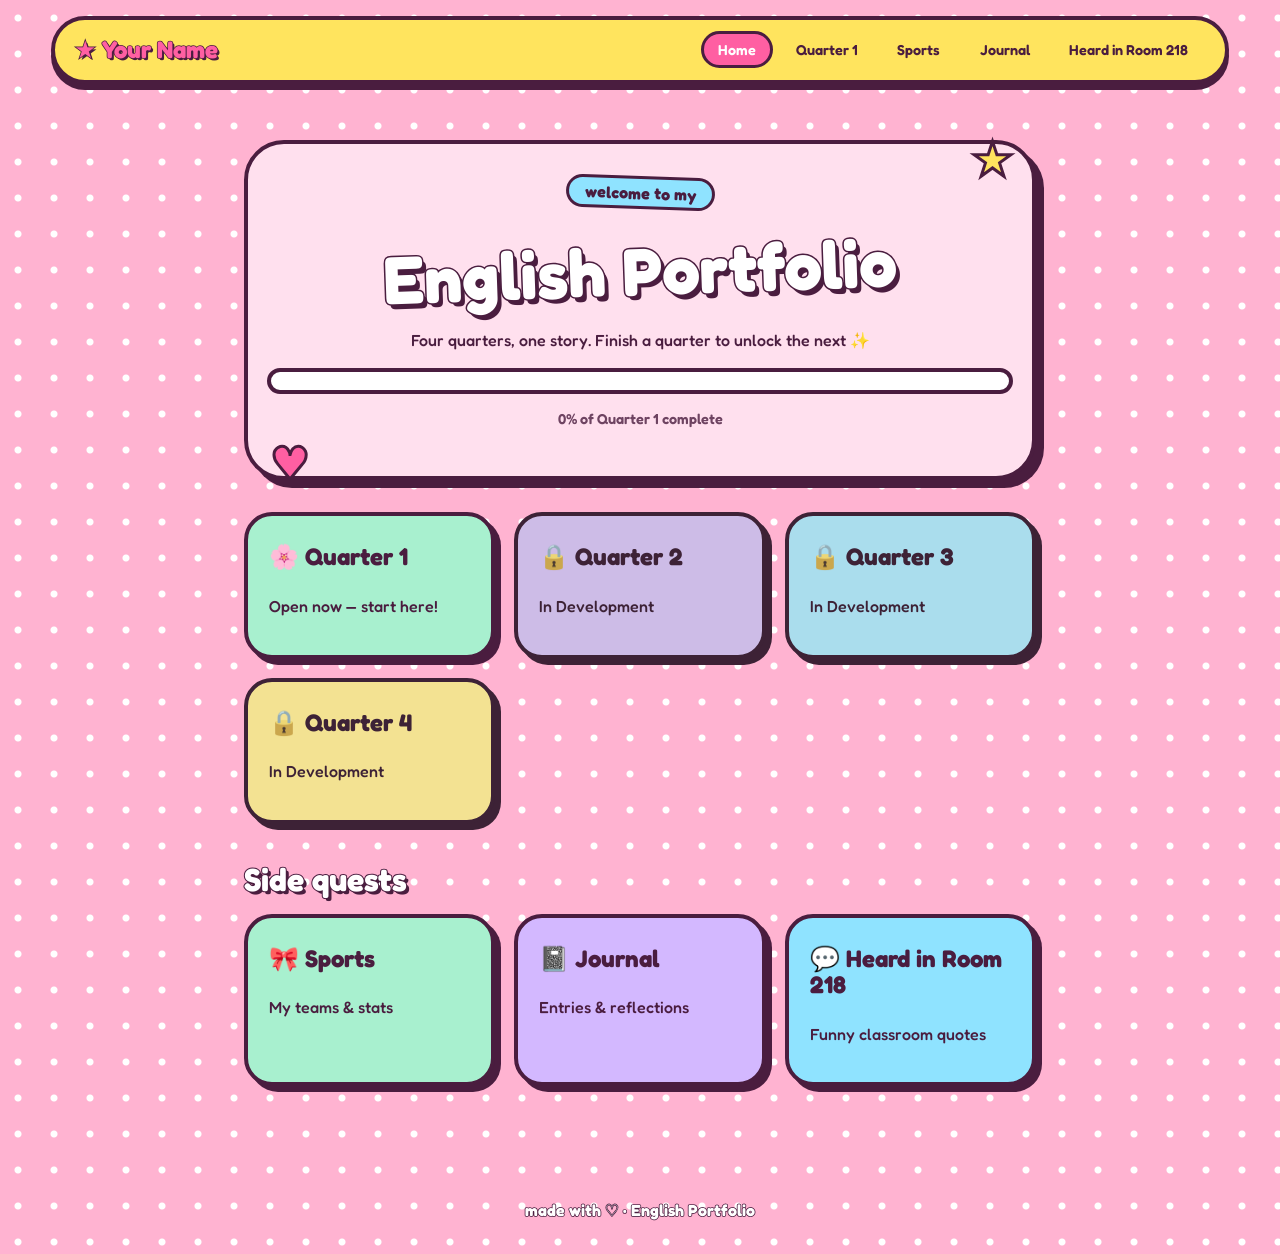
<file: index.html>
<!DOCTYPE html><html lang="en"><head><meta charset="utf-8"><meta name="viewport" content="width=device-width,initial-scale=1"><title>Home ♡ English Portfolio</title>
<link rel="preconnect" href="https://fonts.googleapis.com"><link href="https://fonts.googleapis.com/css2?family=Fredoka:wght@400;500;600;700&display=swap" rel="stylesheet"><link rel="stylesheet" href="style.css"></head><body>
<header><a class="logo" href="index.html">★ Your Name</a><nav><a href="index.html" class=on>Home</a><a href="quarter-1.html">Quarter 1</a><a href="sports.html">Sports</a><a href="journal.html">Journal</a><a href="room-218.html">Heard in Room 218</a></nav></header><main><section class="hero"><p class="eyebrow">welcome to my</p><h1>English Portfolio</h1><p>Four quarters, one story. Finish a quarter to unlock the next ✨</p>
<div class="bar"><i data-bar></i></div><p class="small" data-pct>0% of Quarter 1 complete</p></section>
<div class="grid q"><a class="card qc" href="quarter-1.html"><h2>🌸 Quarter 1</h2><p>Open now — start here!</p></a>
<a class="card qc lock" href="quarter-2.html"><h2>🔒 Quarter 2</h2><p>In Development</p></a>
<a class="card qc lock" href="quarter-3.html"><h2>🔒 Quarter 3</h2><p>In Development</p></a>
<a class="card qc lock" href="quarter-4.html"><h2>🔒 Quarter 4</h2><p>In Development</p></a></div>
<h2 class="mid">Side quests</h2><div class="grid q"><a class="card qc" href="sports.html"><h2>🎀 Sports</h2><p>My teams & stats</p></a><a class="card qc" href="journal.html"><h2>📓 Journal</h2><p>Entries & reflections</p></a><a class="card qc" href="room-218.html"><h2>💬 Heard in Room 218</h2><p>Funny classroom quotes</p></a></div></main>
<footer>made with ♡ · English Portfolio</footer><script src="app.js"></script></body></html>
</file>
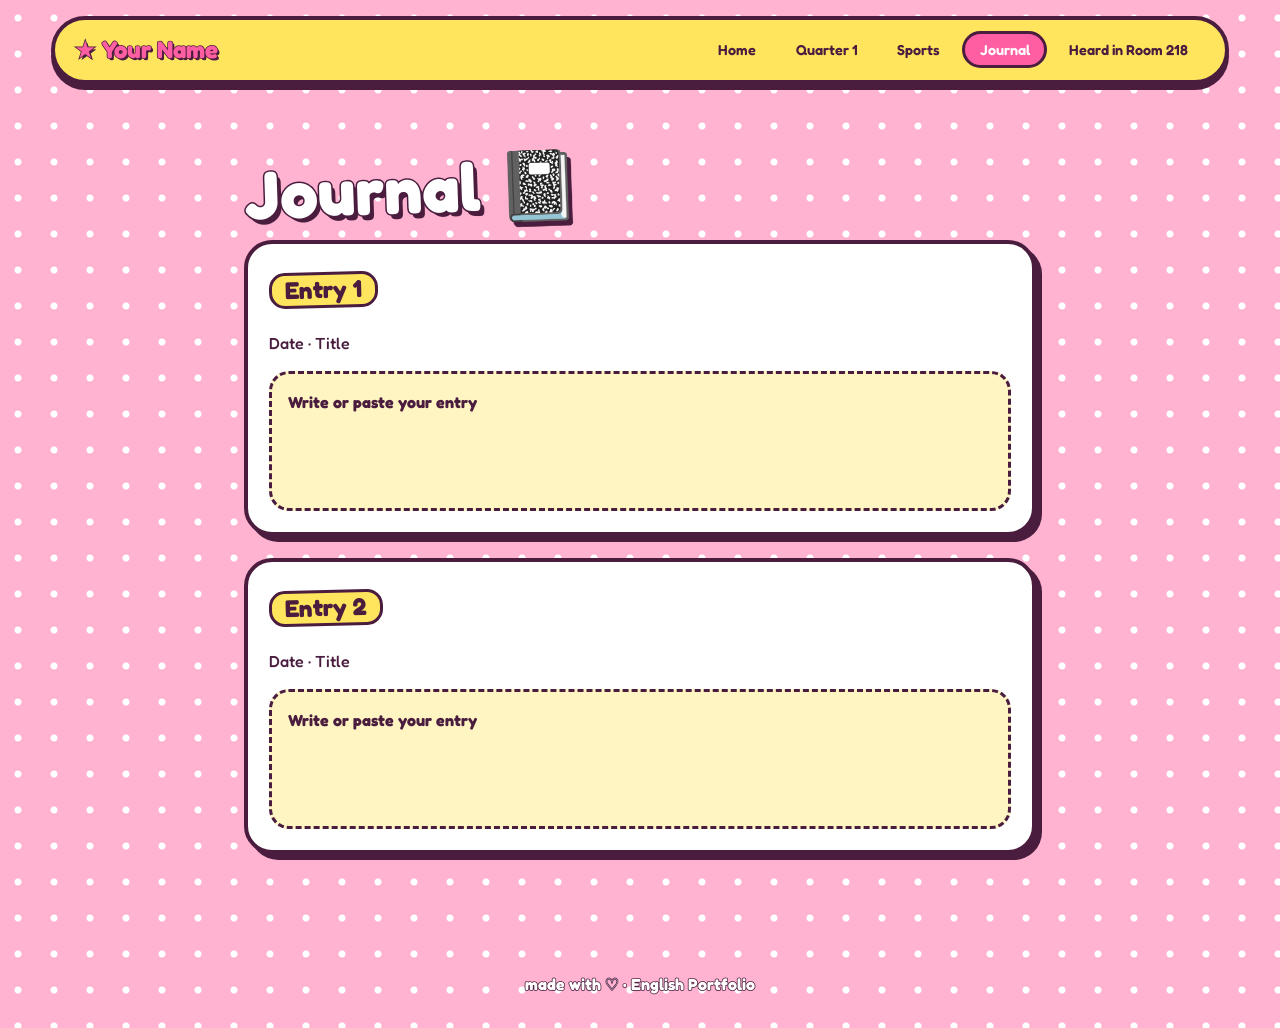
<file: journal.html>
<!DOCTYPE html><html lang="en"><head><meta charset="utf-8"><meta name="viewport" content="width=device-width,initial-scale=1"><title>Journal ♡ English Portfolio</title>
<link rel="preconnect" href="https://fonts.googleapis.com"><link href="https://fonts.googleapis.com/css2?family=Fredoka:wght@400;500;600;700&display=swap" rel="stylesheet"><link rel="stylesheet" href="style.css"></head><body>
<header><a class="logo" href="index.html">★ Your Name</a><nav><a href="index.html">Home</a><a href="quarter-1.html">Quarter 1</a><a href="sports.html">Sports</a><a href="journal.html" class=on>Journal</a><a href="room-218.html">Heard in Room 218</a></nav></header><main><h1>Journal 📓</h1><section class="card"><h2>Entry 1</h2><p>Date · Title</p><div class="slot wide"><span>Write or paste your entry</span></div></section><section class="card"><h2>Entry 2</h2><p>Date · Title</p><div class="slot wide"><span>Write or paste your entry</span></div></section></main>
<footer>made with ♡ · English Portfolio</footer><script src="app.js"></script></body></html>
</file>
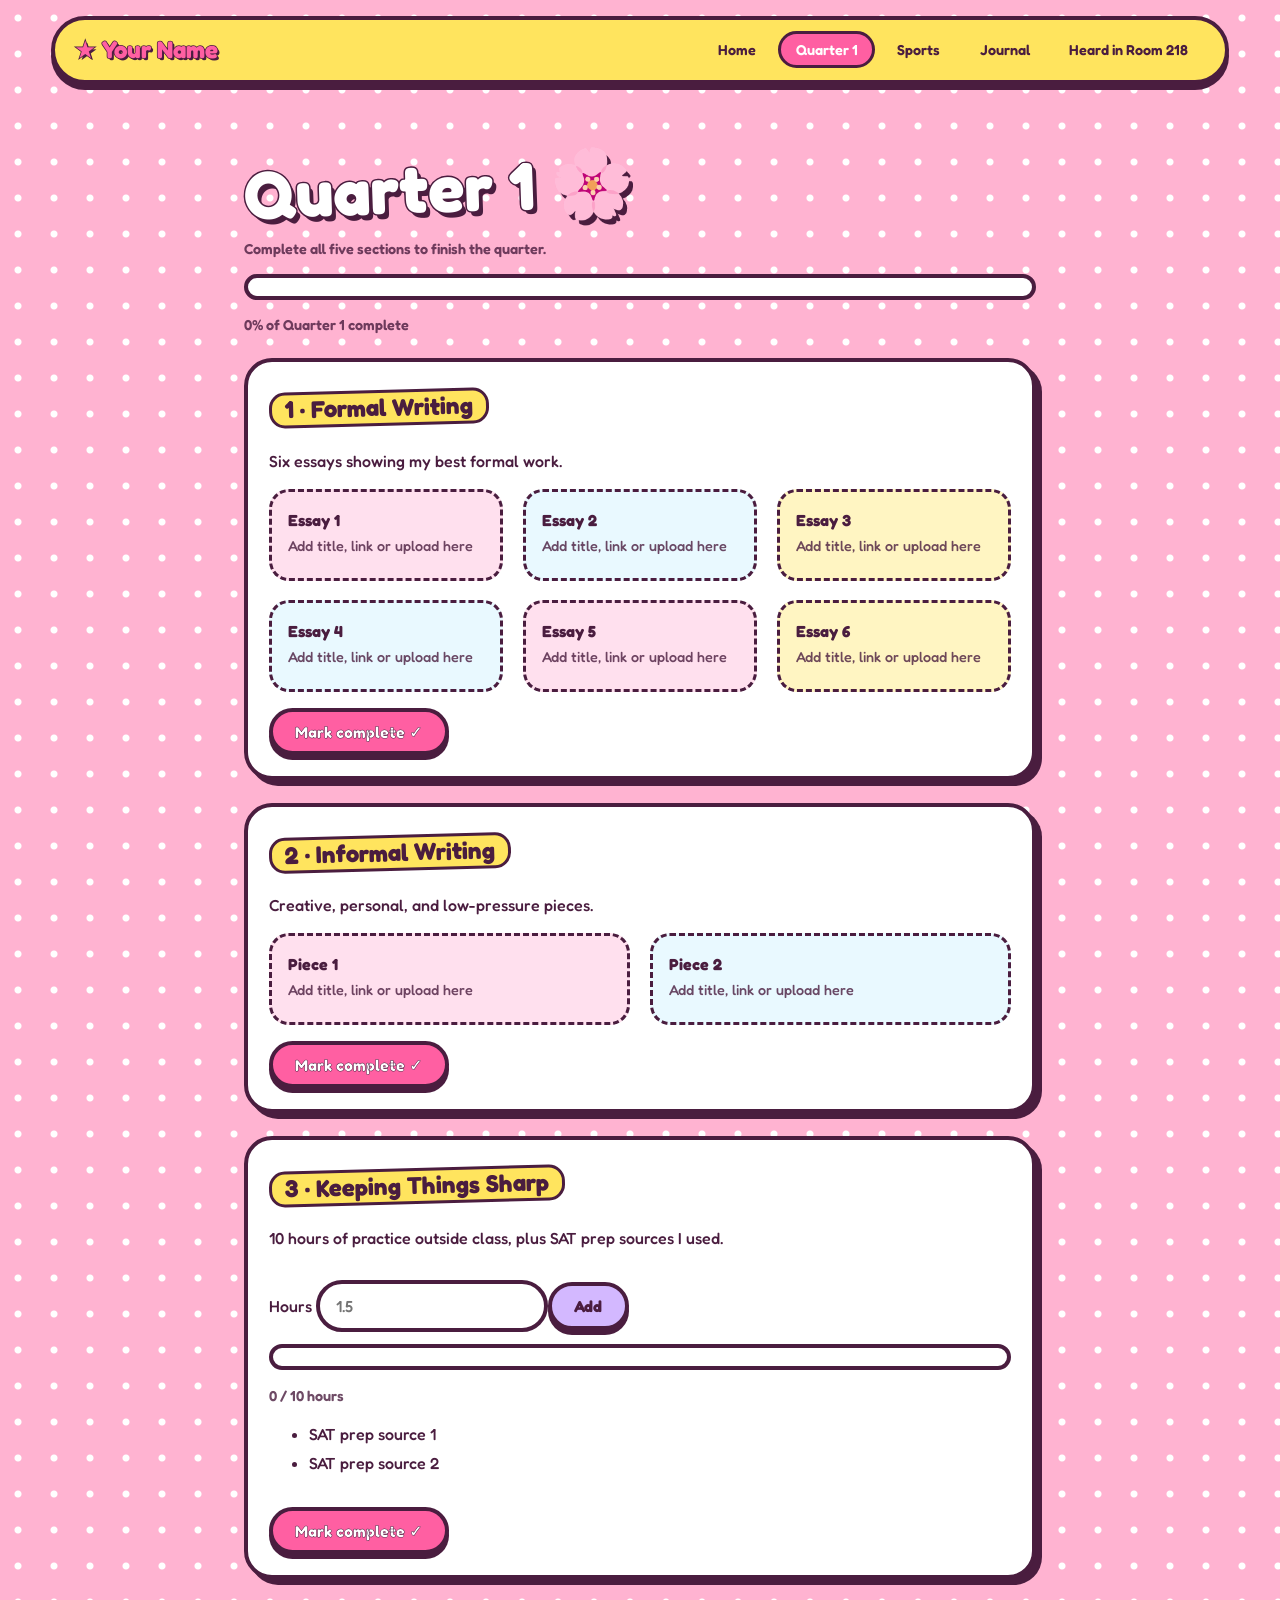
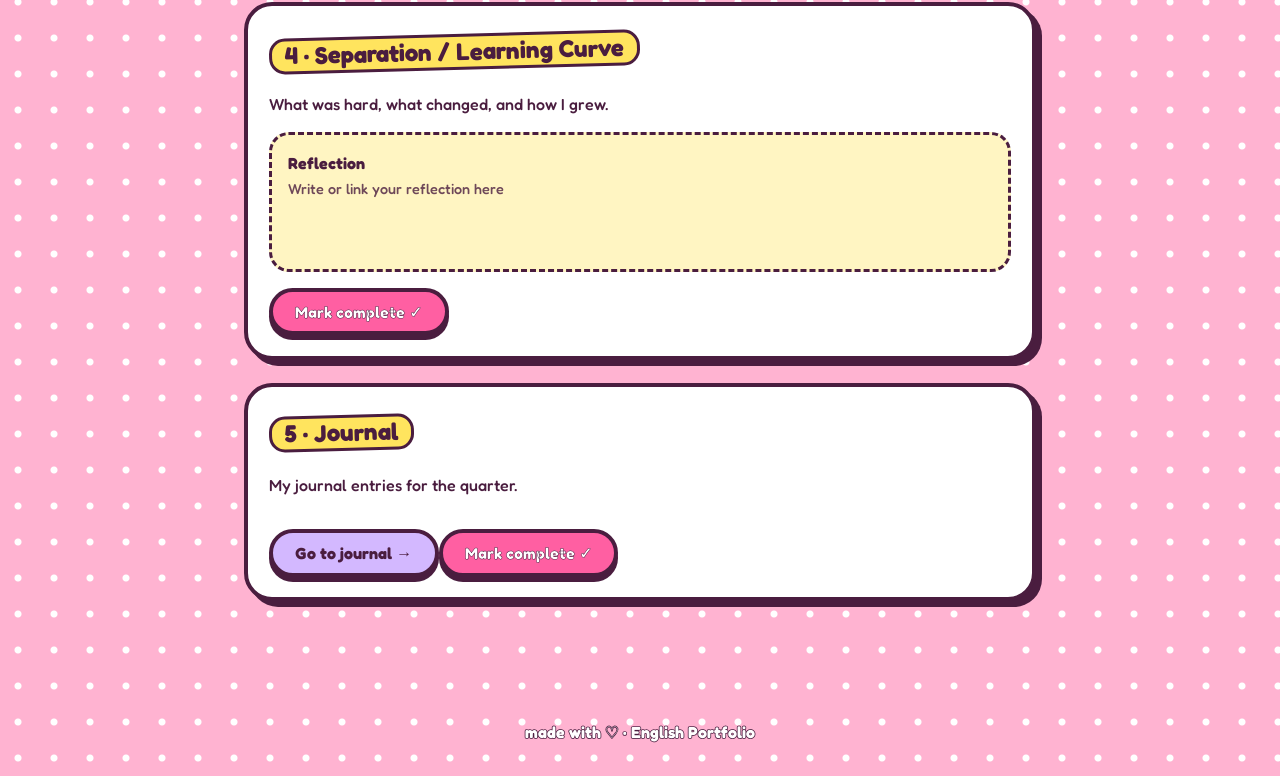
<file: quarter-1.html>
<!DOCTYPE html><html lang="en"><head><meta charset="utf-8"><meta name="viewport" content="width=device-width,initial-scale=1"><title>Quarter 1 ♡ English Portfolio</title>
<link rel="preconnect" href="https://fonts.googleapis.com"><link href="https://fonts.googleapis.com/css2?family=Fredoka:wght@400;500;600;700&display=swap" rel="stylesheet"><link rel="stylesheet" href="style.css"></head><body>
<header><a class="logo" href="index.html">★ Your Name</a><nav><a href="index.html">Home</a><a href="quarter-1.html" class=on>Quarter 1</a><a href="sports.html">Sports</a><a href="journal.html">Journal</a><a href="room-218.html">Heard in Room 218</a></nav></header><main><h1>Quarter 1 🌸</h1><p class="small">Complete all five sections to finish the quarter.</p><div class="bar"><i data-bar></i></div><p class="small" data-pct></p><section class="card"><h2>1 · Formal Writing</h2><p>Six essays showing my best formal work.</p><div class="grid"><div class="slot"><span>Essay 1</span><small>Add title, link or upload here</small></div><div class="slot"><span>Essay 2</span><small>Add title, link or upload here</small></div><div class="slot"><span>Essay 3</span><small>Add title, link or upload here</small></div><div class="slot"><span>Essay 4</span><small>Add title, link or upload here</small></div><div class="slot"><span>Essay 5</span><small>Add title, link or upload here</small></div><div class="slot"><span>Essay 6</span><small>Add title, link or upload here</small></div></div><button class="btn" data-stage="formal">Mark complete ✓</button></section><section class="card"><h2>2 · Informal Writing</h2><p>Creative, personal, and low-pressure pieces.</p><div class="grid"><div class="slot"><span>Piece 1</span><small>Add title, link or upload here</small></div><div class="slot"><span>Piece 2</span><small>Add title, link or upload here</small></div></div><button class="btn" data-stage="informal">Mark complete ✓</button></section><section class="card"><h2>3 · Keeping Things Sharp</h2><p>10 hours of practice outside class, plus SAT prep sources I used.</p><div class="track"><label>Hours <input id="hrs" type="number" min="0" step="0.25" placeholder="1.5"></label><button class="btn ghost" id="addh">Add</button><div class="bar"><i id="hbar"></i></div><p class="small" id="htxt">0 / 10 hours</p></div><ul class="src"><li>SAT prep source 1</li><li>SAT prep source 2</li></ul><button class="btn" data-stage="sharp">Mark complete ✓</button></section><section class="card"><h2>4 · Separation / Learning Curve</h2><p>What was hard, what changed, and how I grew.</p><div class="slot wide"><span>Reflection</span><small>Write or link your reflection here</small></div><button class="btn" data-stage="curve">Mark complete ✓</button></section><section class="card"><h2>5 · Journal</h2><p>My journal entries for the quarter.</p><a class="btn ghost" href="journal.html">Go to journal →</a><button class="btn" data-stage="journal">Mark complete ✓</button></section></main>
<footer>made with ♡ · English Portfolio</footer><script src="app.js"></script></body></html>
</file>
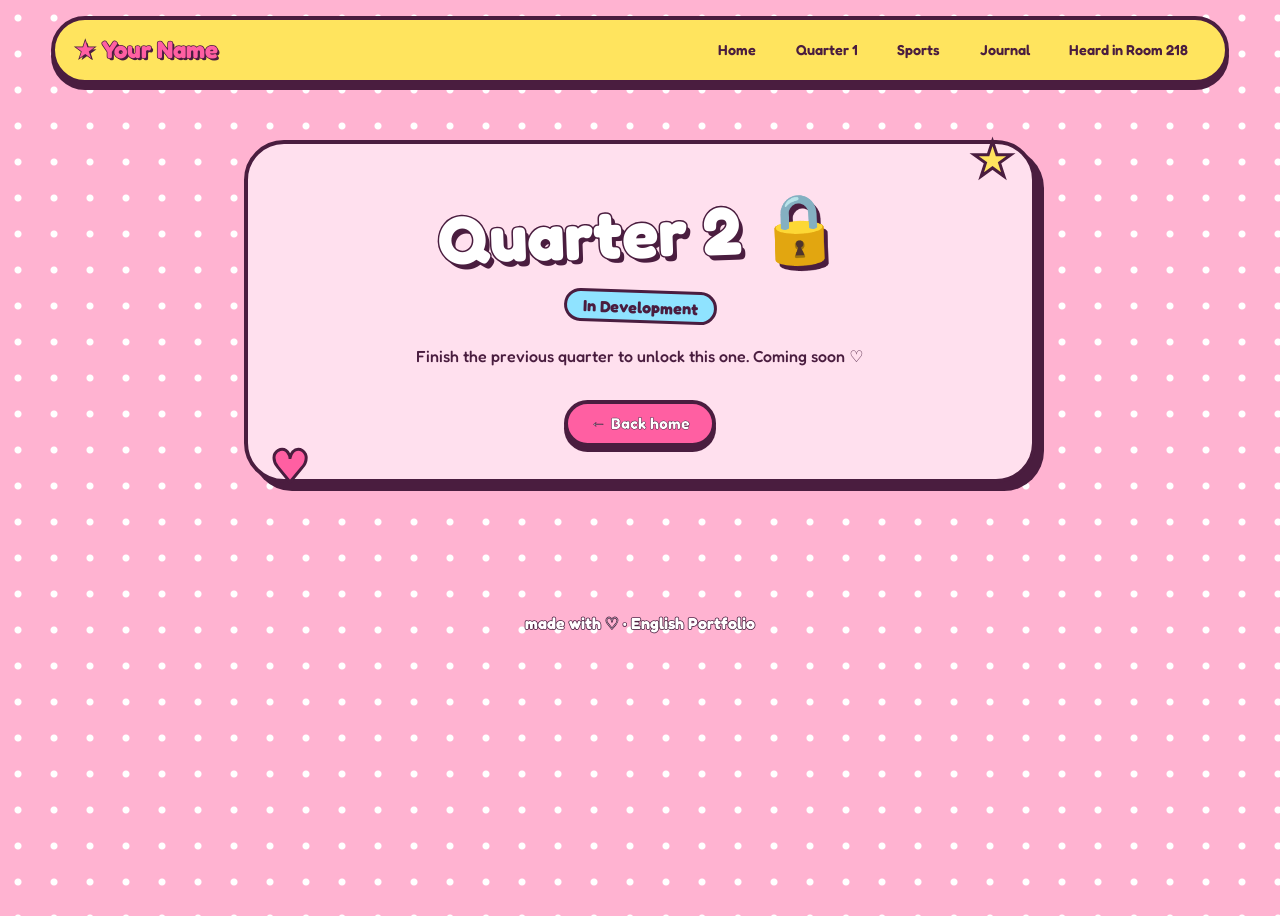
<file: quarter-2.html>
<!DOCTYPE html><html lang="en"><head><meta charset="utf-8"><meta name="viewport" content="width=device-width,initial-scale=1"><title>Quarter 2 ♡ English Portfolio</title>
<link rel="preconnect" href="https://fonts.googleapis.com"><link href="https://fonts.googleapis.com/css2?family=Fredoka:wght@400;500;600;700&display=swap" rel="stylesheet"><link rel="stylesheet" href="style.css"></head><body>
<header><a class="logo" href="index.html">★ Your Name</a><nav><a href="index.html">Home</a><a href="quarter-1.html">Quarter 1</a><a href="sports.html">Sports</a><a href="journal.html">Journal</a><a href="room-218.html">Heard in Room 218</a></nav></header><main><section class="hero"><h1>Quarter 2 🔒</h1><p class="eyebrow">In Development</p><p>Finish the previous quarter to unlock this one. Coming soon ♡</p><a class="btn" href="index.html">← Back home</a></section></main>
<footer>made with ♡ · English Portfolio</footer><script src="app.js"></script></body></html>
</file>
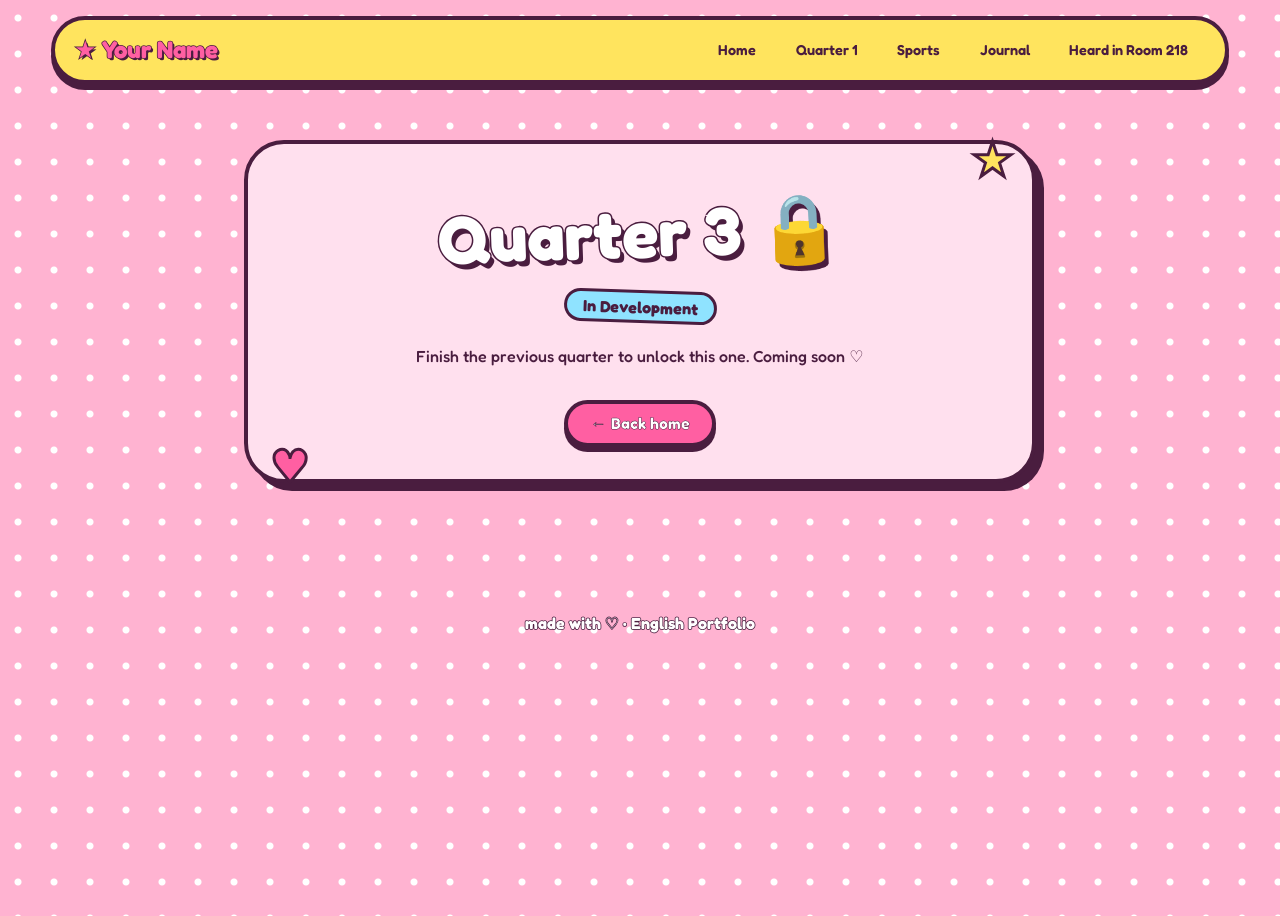
<file: quarter-3.html>
<!DOCTYPE html><html lang="en"><head><meta charset="utf-8"><meta name="viewport" content="width=device-width,initial-scale=1"><title>Quarter 3 ♡ English Portfolio</title>
<link rel="preconnect" href="https://fonts.googleapis.com"><link href="https://fonts.googleapis.com/css2?family=Fredoka:wght@400;500;600;700&display=swap" rel="stylesheet"><link rel="stylesheet" href="style.css"></head><body>
<header><a class="logo" href="index.html">★ Your Name</a><nav><a href="index.html">Home</a><a href="quarter-1.html">Quarter 1</a><a href="sports.html">Sports</a><a href="journal.html">Journal</a><a href="room-218.html">Heard in Room 218</a></nav></header><main><section class="hero"><h1>Quarter 3 🔒</h1><p class="eyebrow">In Development</p><p>Finish the previous quarter to unlock this one. Coming soon ♡</p><a class="btn" href="index.html">← Back home</a></section></main>
<footer>made with ♡ · English Portfolio</footer><script src="app.js"></script></body></html>
</file>
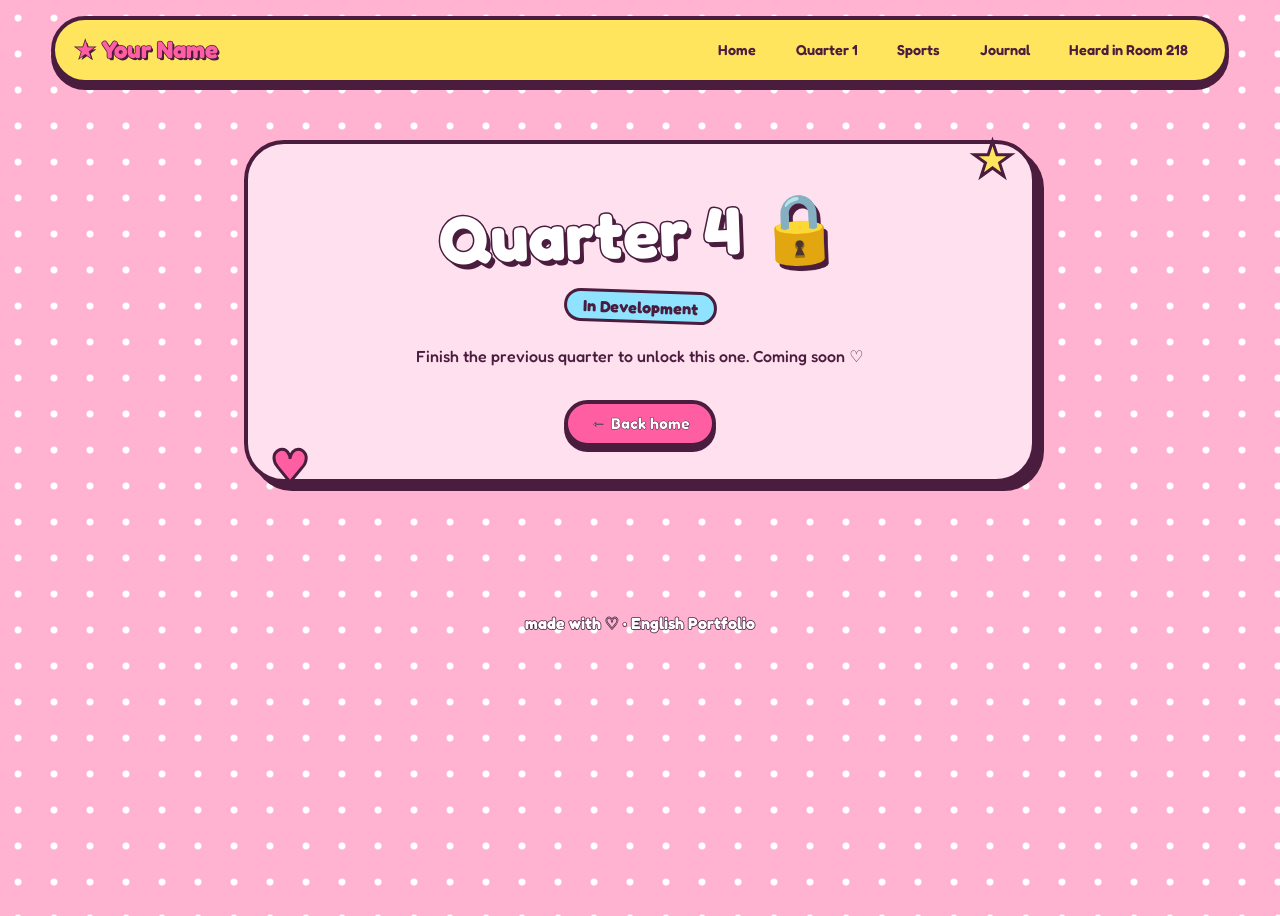
<file: quarter-4.html>
<!DOCTYPE html><html lang="en"><head><meta charset="utf-8"><meta name="viewport" content="width=device-width,initial-scale=1"><title>Quarter 4 ♡ English Portfolio</title>
<link rel="preconnect" href="https://fonts.googleapis.com"><link href="https://fonts.googleapis.com/css2?family=Fredoka:wght@400;500;600;700&display=swap" rel="stylesheet"><link rel="stylesheet" href="style.css"></head><body>
<header><a class="logo" href="index.html">★ Your Name</a><nav><a href="index.html">Home</a><a href="quarter-1.html">Quarter 1</a><a href="sports.html">Sports</a><a href="journal.html">Journal</a><a href="room-218.html">Heard in Room 218</a></nav></header><main><section class="hero"><h1>Quarter 4 🔒</h1><p class="eyebrow">In Development</p><p>Finish the previous quarter to unlock this one. Coming soon ♡</p><a class="btn" href="index.html">← Back home</a></section></main>
<footer>made with ♡ · English Portfolio</footer><script src="app.js"></script></body></html>
</file>
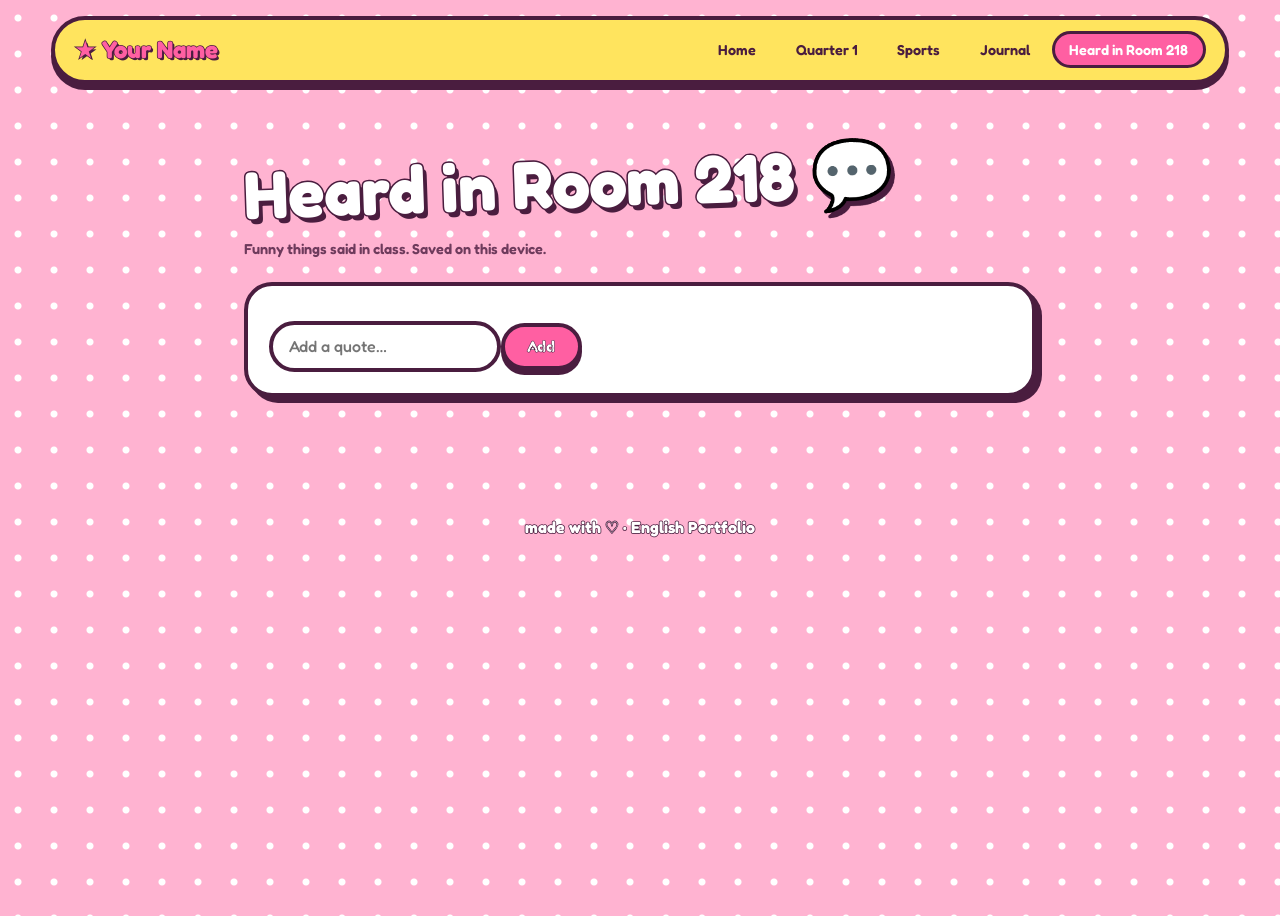
<file: room-218.html>
<!DOCTYPE html><html lang="en"><head><meta charset="utf-8"><meta name="viewport" content="width=device-width,initial-scale=1"><title>Heard in Room 218 ♡ English Portfolio</title>
<link rel="preconnect" href="https://fonts.googleapis.com"><link href="https://fonts.googleapis.com/css2?family=Fredoka:wght@400;500;600;700&display=swap" rel="stylesheet"><link rel="stylesheet" href="style.css"></head><body>
<header><a class="logo" href="index.html">★ Your Name</a><nav><a href="index.html">Home</a><a href="quarter-1.html">Quarter 1</a><a href="sports.html">Sports</a><a href="journal.html">Journal</a><a href="room-218.html" class=on>Heard in Room 218</a></nav></header><main><h1>Heard in Room 218 💬</h1><p class="small">Funny things said in class. Saved on this device.</p><section class="card"><input id="q" placeholder="Add a quote…"><button class="btn" id="addq">Add</button></section><div id="quotes"></div></main>
<footer>made with ♡ · English Portfolio</footer><script src="app.js"></script></body></html>
</file>
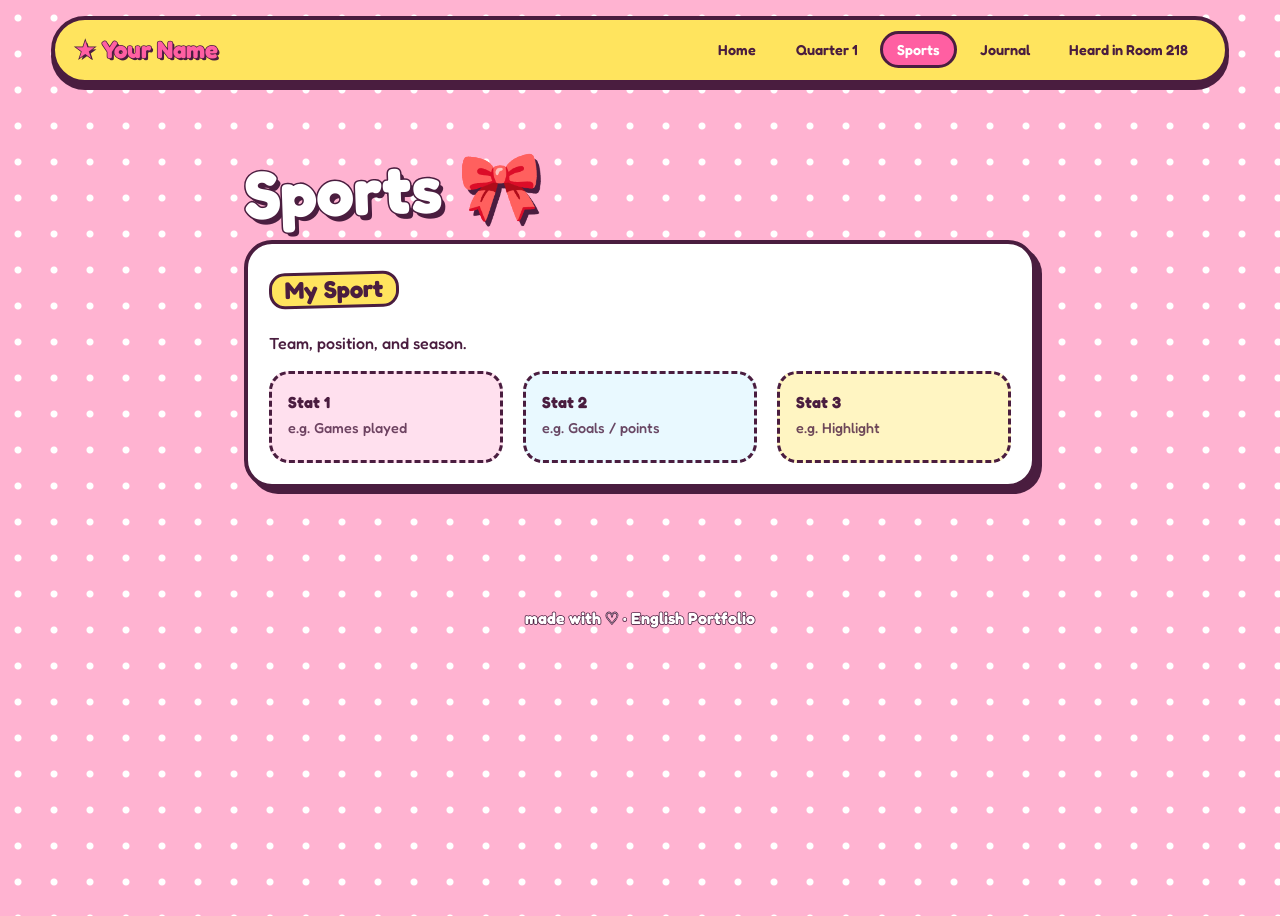
<file: sports.html>
<!DOCTYPE html><html lang="en"><head><meta charset="utf-8"><meta name="viewport" content="width=device-width,initial-scale=1"><title>Sports ♡ English Portfolio</title>
<link rel="preconnect" href="https://fonts.googleapis.com"><link href="https://fonts.googleapis.com/css2?family=Fredoka:wght@400;500;600;700&display=swap" rel="stylesheet"><link rel="stylesheet" href="style.css"></head><body>
<header><a class="logo" href="index.html">★ Your Name</a><nav><a href="index.html">Home</a><a href="quarter-1.html">Quarter 1</a><a href="sports.html" class=on>Sports</a><a href="journal.html">Journal</a><a href="room-218.html">Heard in Room 218</a></nav></header><main><h1>Sports 🎀</h1><section class="card"><h2>My Sport</h2><p>Team, position, and season.</p><div class="grid"><div class="slot"><span>Stat 1</span><small>e.g. Games played</small></div><div class="slot"><span>Stat 2</span><small>e.g. Goals / points</small></div><div class="slot"><span>Stat 3</span><small>e.g. Highlight</small></div></div></section></main>
<footer>made with ♡ · English Portfolio</footer><script src="app.js"></script></body></html>
</file>
<file: style.css>
:root{--o:#4a1d3f;--pink:#ff5fa2;--bub:#ffb3d1;--pale:#ffe0ee;--yel:#ffe45e;--blue:#8fe3ff;--lav:#d3b8ff;--mint:#a8f0cf}
*{box-sizing:border-box}html{scroll-behavior:smooth}
body{margin:0;font-family:Fredoka,'Trebuchet MS',system-ui,sans-serif;font-weight:500;color:var(--o);line-height:1.5;min-height:100vh;
background:radial-gradient(circle,#fff 3px,transparent 4px) 0 0/36px 36px,var(--bub)}
header{display:flex;flex-wrap:wrap;gap:.6rem 1rem;justify-content:space-between;align-items:center;margin:1rem 4vw;padding:.7rem 1.2rem;background:var(--yel);border:4px solid var(--o);border-radius:999px;box-shadow:0 6px 0 var(--o);position:sticky;top:.6rem;z-index:5}
.logo{font-weight:700;font-size:1.5rem;color:var(--pink);text-decoration:none;-webkit-text-stroke:1.5px var(--o);paint-order:stroke fill;text-shadow:2px 2px 0 var(--o)}
nav{display:flex;flex-wrap:wrap;gap:.3rem}
nav a{padding:.3rem .9rem;border:3px solid transparent;border-radius:999px;color:var(--o);text-decoration:none;font-weight:600;font-size:.9rem}
nav a:hover{background:#fff;border-color:var(--o)}nav a.on{background:var(--pink);color:#fff;border-color:var(--o)}
main{max-width:920px;margin:auto;padding:1.5rem 5vw 4rem}
h1,h2{font-weight:700;margin:.3em 0;line-height:1.1}
h1{font-size:clamp(2.4rem,8vw,4.2rem);color:#fff;-webkit-text-stroke:3px var(--o);paint-order:stroke fill;text-shadow:4px 5px 0 var(--o);transform:rotate(-2deg)}
h2{font-size:1.5rem}
.hero{position:relative;text-align:center;padding:2rem 1.2rem;background:var(--pale);border:4px solid var(--o);border-radius:40px;box-shadow:8px 8px 0 var(--o);margin:1rem 0 2rem}
.hero::before{content:"★";position:absolute;top:-22px;right:18px;font-size:3rem;color:var(--yel);-webkit-text-stroke:3px var(--o);animation:spin 6s linear infinite}
.hero::after{content:"♥";position:absolute;bottom:-20px;left:22px;font-size:2.8rem;color:var(--pink);-webkit-text-stroke:3px var(--o);animation:bob 2s ease-in-out infinite}
.eyebrow{display:inline-block;background:var(--blue);border:3px solid var(--o);border-radius:999px;padding:.1rem 1rem;font-weight:700;margin:0 0 .3rem;transform:rotate(2deg)}
.card{background:#fff;border:4px solid var(--o);border-radius:28px;padding:1.3rem;margin:1.4rem 0;box-shadow:6px 6px 0 var(--o)}
.card h2{display:inline-block;background:var(--yel);border:3px solid var(--o);border-radius:16px;padding:.1rem .8rem;transform:rotate(-1.5deg)}
.mid{margin-top:2.4rem;color:#fff;-webkit-text-stroke:2px var(--o);paint-order:stroke fill;text-shadow:3px 3px 0 var(--o);font-size:2rem}
.grid{display:grid;grid-template-columns:repeat(auto-fit,minmax(200px,1fr));gap:1.2rem}.q{margin:1rem 0}
.qc{display:block;text-decoration:none;color:var(--o);margin:0;transition:transform .15s}
.qc h2{background:none;border:0;padding:0;transform:none}
.qc:nth-child(1){background:var(--mint)}.qc:nth-child(2){background:var(--lav)}.qc:nth-child(3){background:var(--blue)}.qc:nth-child(4){background:var(--yel)}
.qc:hover,.qc:focus-visible{transform:translate(-3px,-3px) rotate(-2deg);box-shadow:9px 9px 0 var(--o)}
.lock{filter:saturate(.6)}
.slot{border:3px dashed var(--o);border-radius:20px;padding:1rem;min-height:92px;background:var(--pale);display:flex;flex-direction:column;gap:.2rem}
.slot:nth-child(2n){background:#e9f9ff}.slot:nth-child(3n){background:#fff5c2}
.slot span{font-weight:700}.slot small,.small{opacity:.8;font-size:.9rem}.small{font-weight:600}.wide{min-height:140px}
.btn{display:inline-block;margin-top:1rem;padding:.6rem 1.4rem;border:4px solid var(--o);border-radius:999px;background:var(--pink);color:#fff;font:700 1rem Fredoka,sans-serif;cursor:pointer;text-decoration:none;box-shadow:0 5px 0 var(--o);-webkit-text-stroke:.5px var(--o);transition:transform .1s}
.btn:hover{transform:translateY(-2px) rotate(-1deg)}.btn:active{transform:translateY(4px);box-shadow:0 1px 0 var(--o)}
.btn.ghost{background:var(--lav);color:var(--o);-webkit-text-stroke:0}.btn.done{background:var(--mint);color:var(--o);-webkit-text-stroke:0}
.bar{height:26px;background:#fff;border:4px solid var(--o);border-radius:999px;overflow:hidden;margin:.8rem 0}
.bar i{display:block;height:100%;width:0;background:repeating-linear-gradient(-45deg,var(--pink) 0 12px,#ff8dbd 12px 24px);transition:width .5s cubic-bezier(.3,1.6,.5,1)}
input{padding:.6rem 1rem;border:4px solid var(--o);border-radius:999px;font:inherit;background:#fff;color:var(--o);max-width:100%}
input:focus,a:focus-visible,button:focus-visible{outline:4px solid var(--blue);outline-offset:3px}
.src li{margin:.3rem 0}#quotes .card{font-size:1.1rem}#quotes .card:nth-child(odd){background:var(--lav);transform:rotate(-.8deg)}#quotes .card:nth-child(even){background:var(--mint);transform:rotate(.8deg)}
footer{text-align:center;padding:2rem;font-weight:700;color:#fff;-webkit-text-stroke:1.5px var(--o);paint-order:stroke fill}
@keyframes spin{to{transform:rotate(360deg)}}@keyframes bob{50%{transform:translateY(-8px) scale(1.1)}}
@media(prefers-reduced-motion:reduce){*{animation:none!important;transition:none!important}}
</file>
